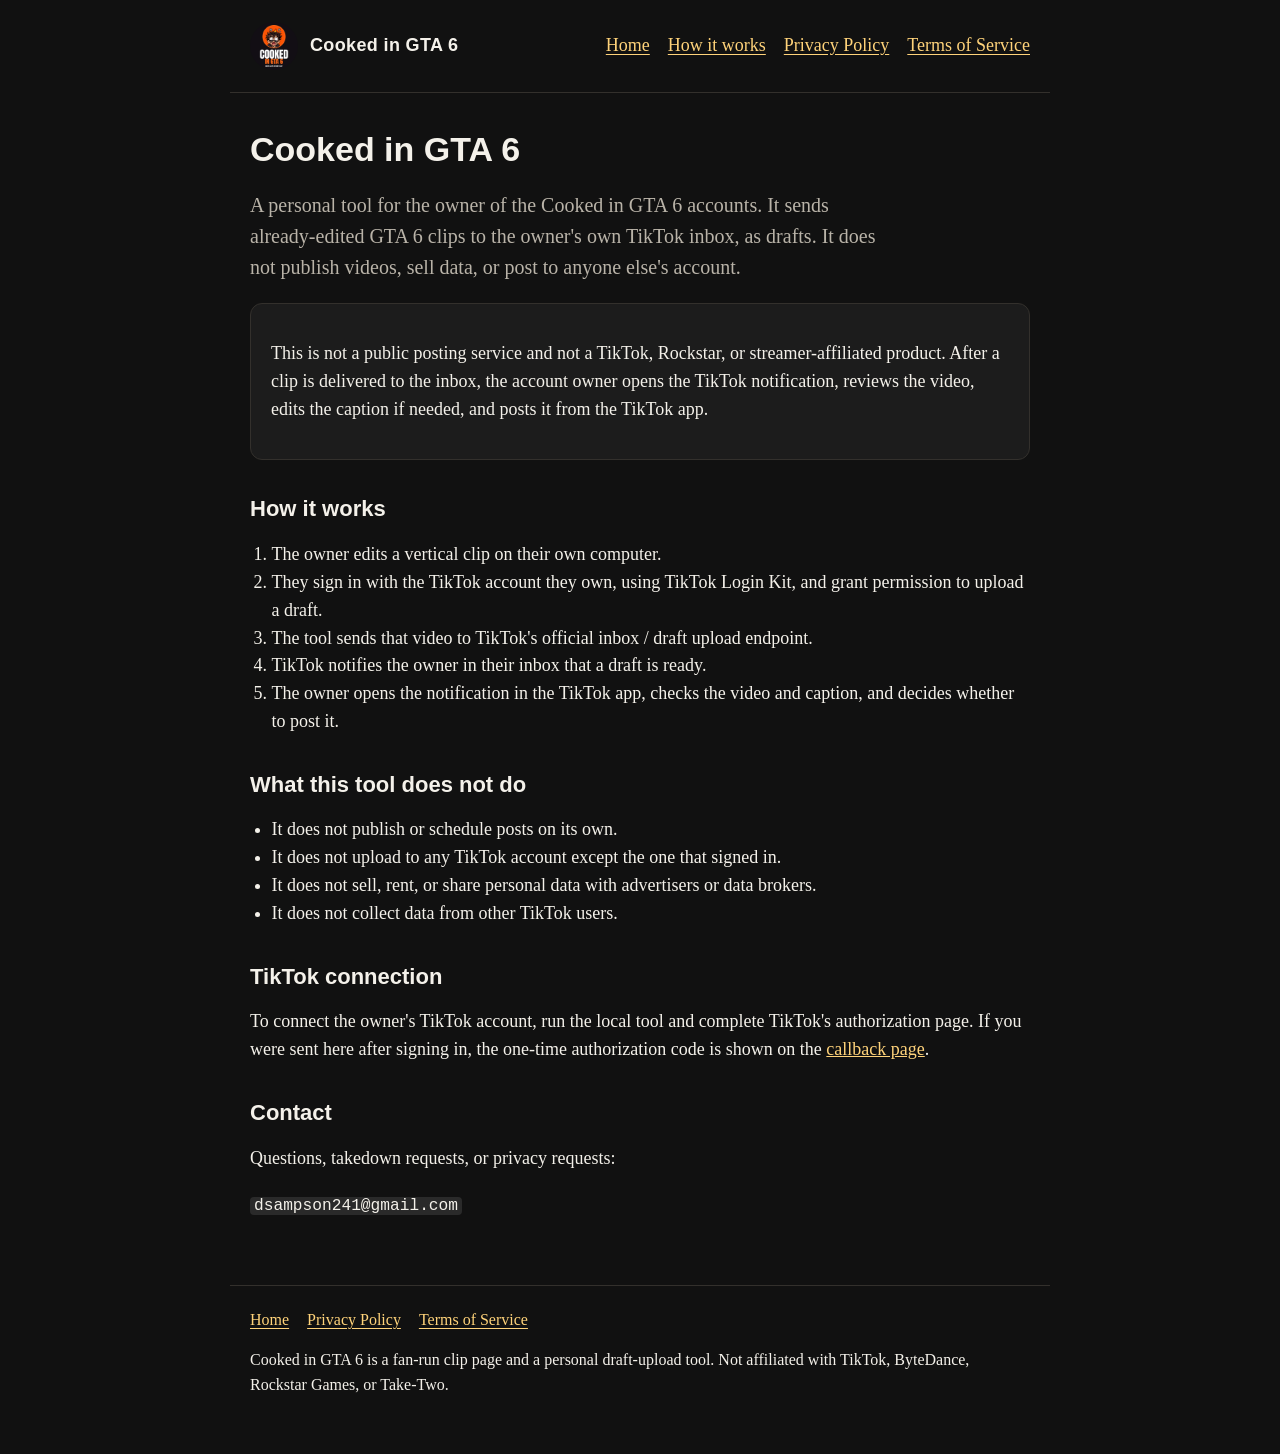
<file: index.html>
<!DOCTYPE html>
<html lang="en">
<head>
  <meta charset="utf-8">
  <meta name="viewport" content="width=device-width, initial-scale=1">
  <title>Cooked in GTA 6</title>
  <meta name="description" content="A personal clip tool that sends the owner's already-edited GTA 6 videos to their own TikTok inbox. Nothing is published automatically.">
  <link rel="stylesheet" href="styles.css">
  <link rel="icon" href="app_icon_1024.png" type="image/png">
</head>
<body>
  <header>
    <a class="brand" href="index.html">
      <img src="app_icon_1024.png" alt="">
      Cooked in GTA 6
    </a>
    <nav>
      <a href="index.html">Home</a>
      <a href="index.html#how">How it works</a>
      <a href="privacy.html">Privacy Policy</a>
      <a href="terms.html">Terms of Service</a>
    </nav>
  </header>
  <main>
    <h1>Cooked in GTA 6</h1>
    <p class="lead">A personal tool for the owner of the Cooked in GTA 6 accounts. It sends already-edited GTA 6 clips to the owner's own TikTok inbox, as drafts. It does not publish videos, sell data, or post to anyone else's account.</p>

    <div class="card">
      <p>This is not a public posting service and not a TikTok, Rockstar, or streamer-affiliated product. After a clip is delivered to the inbox, the account owner opens the TikTok notification, reviews the video, edits the caption if needed, and posts it from the TikTok app.</p>
    </div>

    <h2 id="how">How it works</h2>
    <ol>
      <li>The owner edits a vertical clip on their own computer.</li>
      <li>They sign in with the TikTok account they own, using TikTok Login Kit, and grant permission to upload a draft.</li>
      <li>The tool sends that video to TikTok's official inbox / draft upload endpoint.</li>
      <li>TikTok notifies the owner in their inbox that a draft is ready.</li>
      <li>The owner opens the notification in the TikTok app, checks the video and caption, and decides whether to post it.</li>
    </ol>

    <h2>What this tool does not do</h2>
    <ul>
      <li>It does not publish or schedule posts on its own.</li>
      <li>It does not upload to any TikTok account except the one that signed in.</li>
      <li>It does not sell, rent, or share personal data with advertisers or data brokers.</li>
      <li>It does not collect data from other TikTok users.</li>
    </ul>

    <h2>TikTok connection</h2>
    <p>To connect the owner's TikTok account, run the local tool and complete TikTok's authorization page. If you were sent here after signing in, the one-time authorization code is shown on the <a href="oauth/callback/">callback page</a>.</p>

    <h2>Contact</h2>
    <p>Questions, takedown requests, or privacy requests:</p>
    <p><code>dsampson241@gmail.com</code></p>
  </main>
  <footer>
    <nav>
      <a href="index.html">Home</a>
      <a href="privacy.html">Privacy Policy</a>
      <a href="terms.html">Terms of Service</a>
    </nav>
    <p>Cooked in GTA 6 is a fan-run clip page and a personal draft-upload tool. Not affiliated with TikTok, ByteDance, Rockstar Games, or Take-Two.</p>
  </footer>
</body>
</html>
</file>
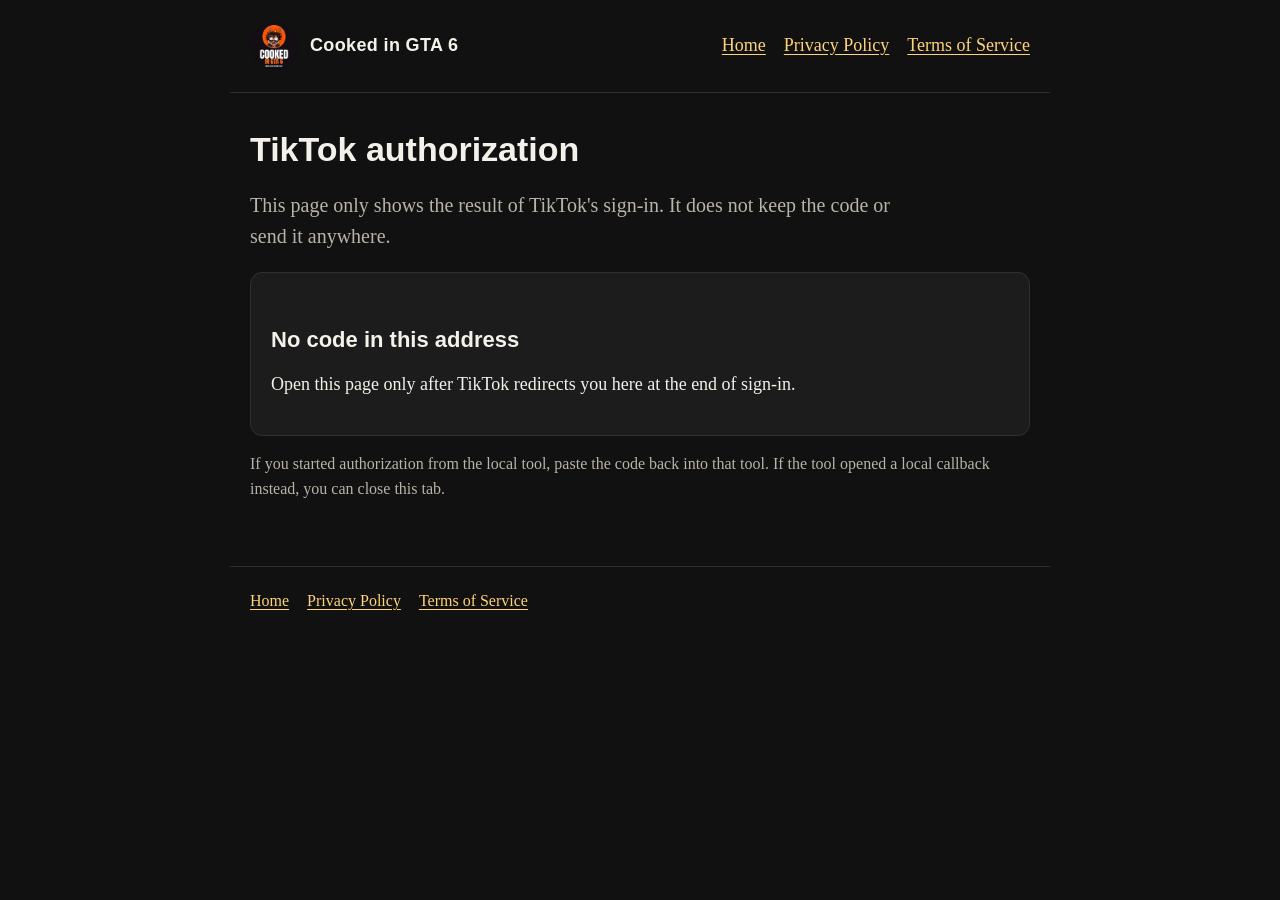
<file: oauth/callback/index.html>
<!DOCTYPE html>
<html lang="en">
<head>
  <meta charset="utf-8">
  <meta name="viewport" content="width=device-width, initial-scale=1">
  <title>TikTok authorization — Cooked in GTA 6</title>
  <link rel="stylesheet" href="../../styles.css">
  <link rel="icon" href="../../app_icon_1024.png" type="image/png">
</head>
<body>
  <header>
    <a class="brand" href="../../index.html">
      <img src="../../app_icon_1024.png" alt="">
      Cooked in GTA 6
    </a>
    <nav>
      <a href="../../index.html">Home</a>
      <a href="../../privacy.html">Privacy Policy</a>
      <a href="../../terms.html">Terms of Service</a>
    </nav>
  </header>
  <main>
    <h1>TikTok authorization</h1>
    <p class="lead">This page only shows the result of TikTok's sign-in. It does not keep the code or send it anywhere.</p>
    <div id="result" class="card">
      <p>Waiting for TikTok's redirect…</p>
    </div>
    <p class="note">If you started authorization from the local tool, paste the code back into that tool. If the tool opened a local callback instead, you can close this tab.</p>
  </main>
  <footer>
    <nav>
      <a href="../../index.html">Home</a>
      <a href="../../privacy.html">Privacy Policy</a>
      <a href="../../terms.html">Terms of Service</a>
    </nav>
  </footer>
  <script>
    const q = new URLSearchParams(window.location.search);
    const box = document.getElementById("result");
    const error = q.get("error");
    const desc = q.get("error_description") || "";
    const code = q.get("code");
    const state = q.get("state") || "";
    const scopes = q.get("scopes") || q.get("scope") || "";
    if (error) {
      box.innerHTML = "<h2>Authorization did not finish</h2><p>" +
        escapeHtml(error + (desc ? " — " + desc : "")) + "</p>";
    } else if (code) {
      box.innerHTML = "<h2>Authorization code</h2><p>Copy the code below into the local tool:</p>" +
        "<pre id='codebox'>" + escapeHtml(code) + "</pre>" +
        (state ? "<p>State: <code>" + escapeHtml(state) + "</code></p>" : "") +
        (scopes ? "<p>Scopes granted: <code>" + escapeHtml(scopes) + "</code></p>" : "") +
        "<p>You can close this page after the tool confirms it is connected.</p>";
    } else {
      box.innerHTML = "<h2>No code in this address</h2><p>Open this page only after TikTok redirects you here at the end of sign-in.</p>";
    }
    function escapeHtml(s) {
      return s.replace(/[&<>"'`]/g, c => ({
        "&":"&amp;","<":"&lt;",">":"&gt;","\"":"&quot;","'":"&#39;","`":"&#96;"
      }[c]));
    }
  </script>
</body>
</html>
</file>
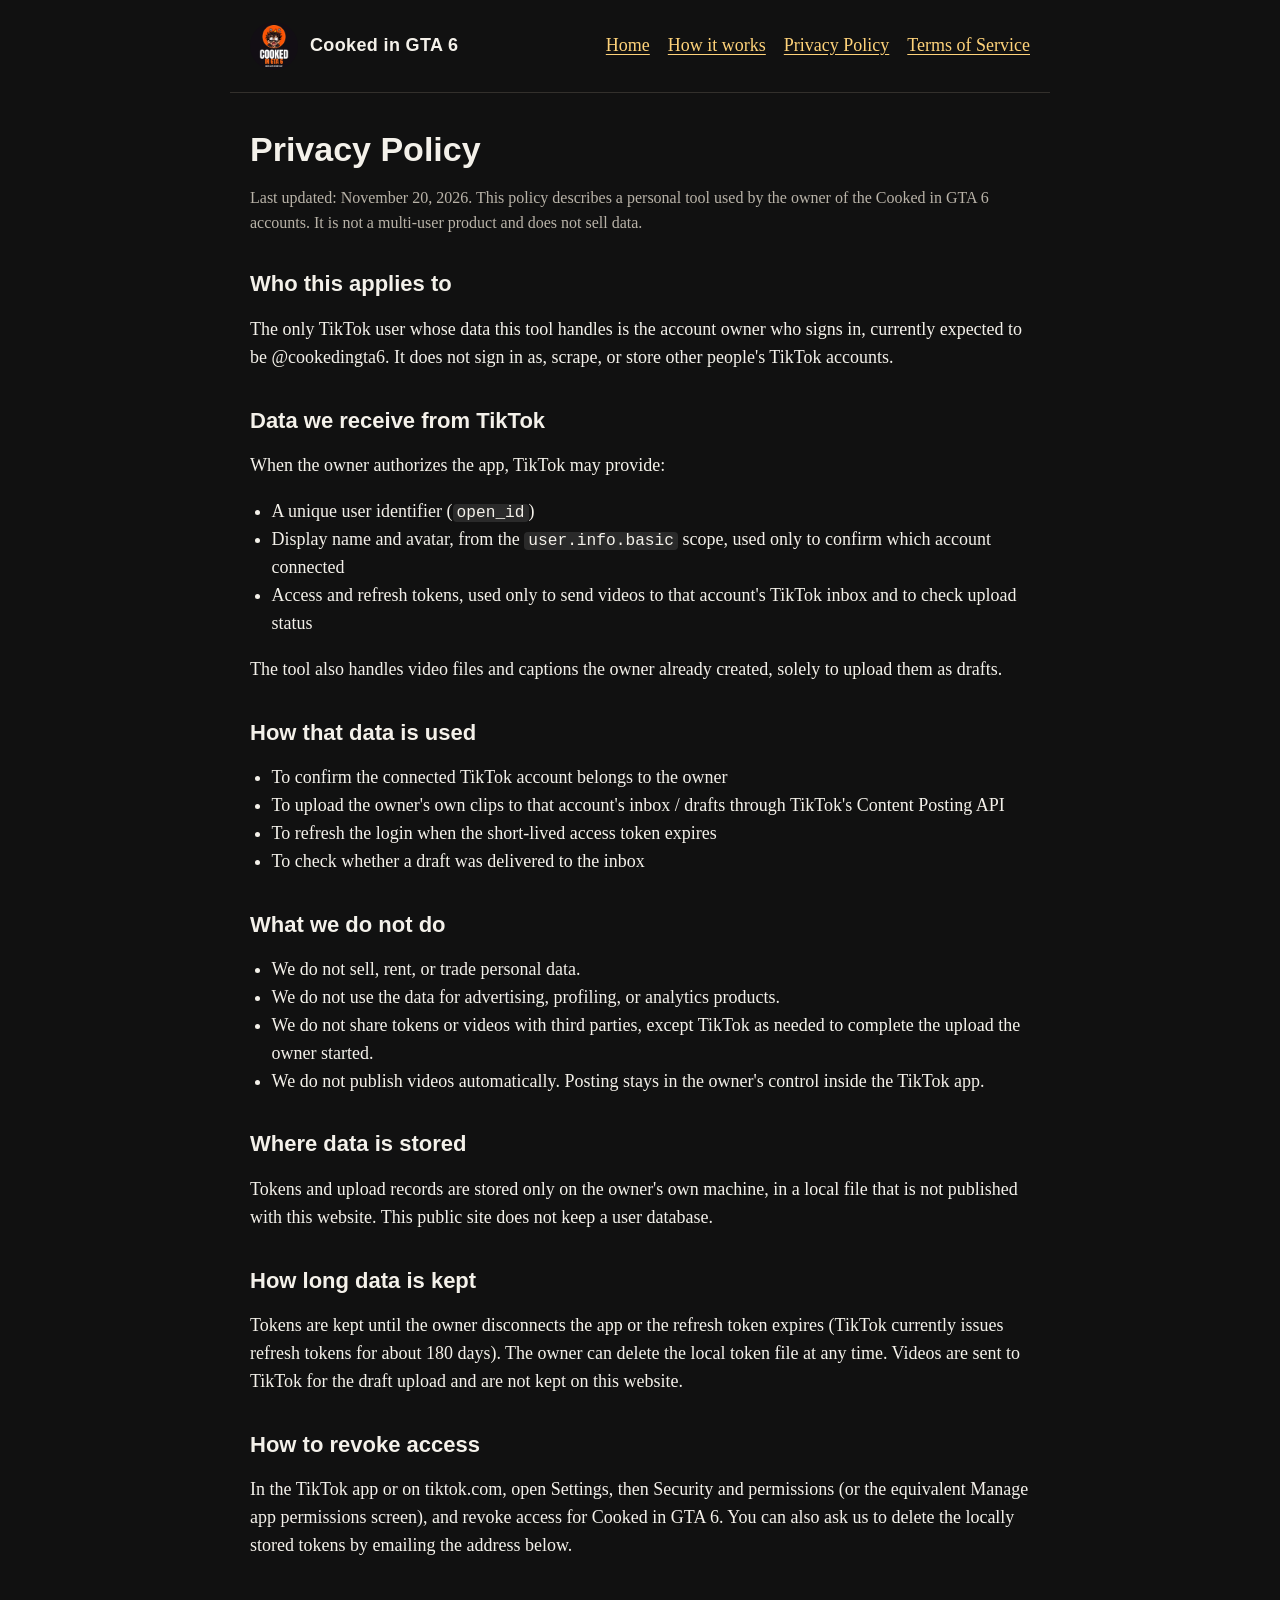
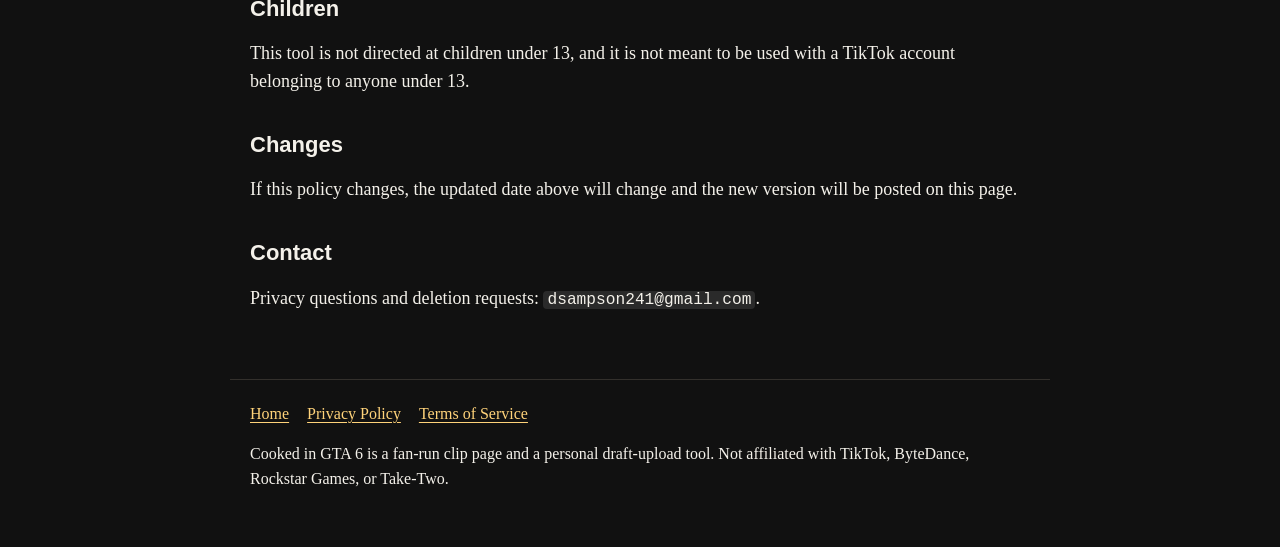
<file: privacy.html>
<!DOCTYPE html>
<html lang="en">
<head>
  <meta charset="utf-8">
  <meta name="viewport" content="width=device-width, initial-scale=1">
  <title>Privacy Policy — Cooked in GTA 6</title>
  <link rel="stylesheet" href="styles.css">
  <link rel="icon" href="app_icon_1024.png" type="image/png">
</head>
<body>
  <header>
    <a class="brand" href="index.html">
      <img src="app_icon_1024.png" alt="">
      Cooked in GTA 6
    </a>
    <nav>
      <a href="index.html">Home</a>
      <a href="index.html#how">How it works</a>
      <a href="privacy.html">Privacy Policy</a>
      <a href="terms.html">Terms of Service</a>
    </nav>
  </header>
  <main>
    <h1>Privacy Policy</h1>
    <p class="note">Last updated: November 20, 2026. This policy describes a personal tool used by the owner of the Cooked in GTA 6 accounts. It is not a multi-user product and does not sell data.</p>

    <h2>Who this applies to</h2>
    <p>The only TikTok user whose data this tool handles is the account owner who signs in, currently expected to be @cookedingta6. It does not sign in as, scrape, or store other people's TikTok accounts.</p>

    <h2>Data we receive from TikTok</h2>
    <p>When the owner authorizes the app, TikTok may provide:</p>
    <ul>
      <li>A unique user identifier (<code>open_id</code>)</li>
      <li>Display name and avatar, from the <code>user.info.basic</code> scope, used only to confirm which account connected</li>
      <li>Access and refresh tokens, used only to send videos to that account's TikTok inbox and to check upload status</li>
    </ul>
    <p>The tool also handles video files and captions the owner already created, solely to upload them as drafts.</p>

    <h2>How that data is used</h2>
    <ul>
      <li>To confirm the connected TikTok account belongs to the owner</li>
      <li>To upload the owner's own clips to that account's inbox / drafts through TikTok's Content Posting API</li>
      <li>To refresh the login when the short-lived access token expires</li>
      <li>To check whether a draft was delivered to the inbox</li>
    </ul>

    <h2>What we do not do</h2>
    <ul>
      <li>We do not sell, rent, or trade personal data.</li>
      <li>We do not use the data for advertising, profiling, or analytics products.</li>
      <li>We do not share tokens or videos with third parties, except TikTok as needed to complete the upload the owner started.</li>
      <li>We do not publish videos automatically. Posting stays in the owner's control inside the TikTok app.</li>
    </ul>

    <h2>Where data is stored</h2>
    <p>Tokens and upload records are stored only on the owner's own machine, in a local file that is not published with this website. This public site does not keep a user database.</p>

    <h2>How long data is kept</h2>
    <p>Tokens are kept until the owner disconnects the app or the refresh token expires (TikTok currently issues refresh tokens for about 180 days). The owner can delete the local token file at any time. Videos are sent to TikTok for the draft upload and are not kept on this website.</p>

    <h2>How to revoke access</h2>
    <p>In the TikTok app or on tiktok.com, open Settings, then Security and permissions (or the equivalent Manage app permissions screen), and revoke access for Cooked in GTA 6. You can also ask us to delete the locally stored tokens by emailing the address below.</p>

    <h2>Children</h2>
    <p>This tool is not directed at children under 13, and it is not meant to be used with a TikTok account belonging to anyone under 13.</p>

    <h2>Changes</h2>
    <p>If this policy changes, the updated date above will change and the new version will be posted on this page.</p>

    <h2>Contact</h2>
    <p>Privacy questions and deletion requests: <code>dsampson241@gmail.com</code>.</p>
  </main>
  <footer>
    <nav>
      <a href="index.html">Home</a>
      <a href="privacy.html">Privacy Policy</a>
      <a href="terms.html">Terms of Service</a>
    </nav>
    <p>Cooked in GTA 6 is a fan-run clip page and a personal draft-upload tool. Not affiliated with TikTok, ByteDance, Rockstar Games, or Take-Two.</p>
  </footer>
</body>
</html>
</file>
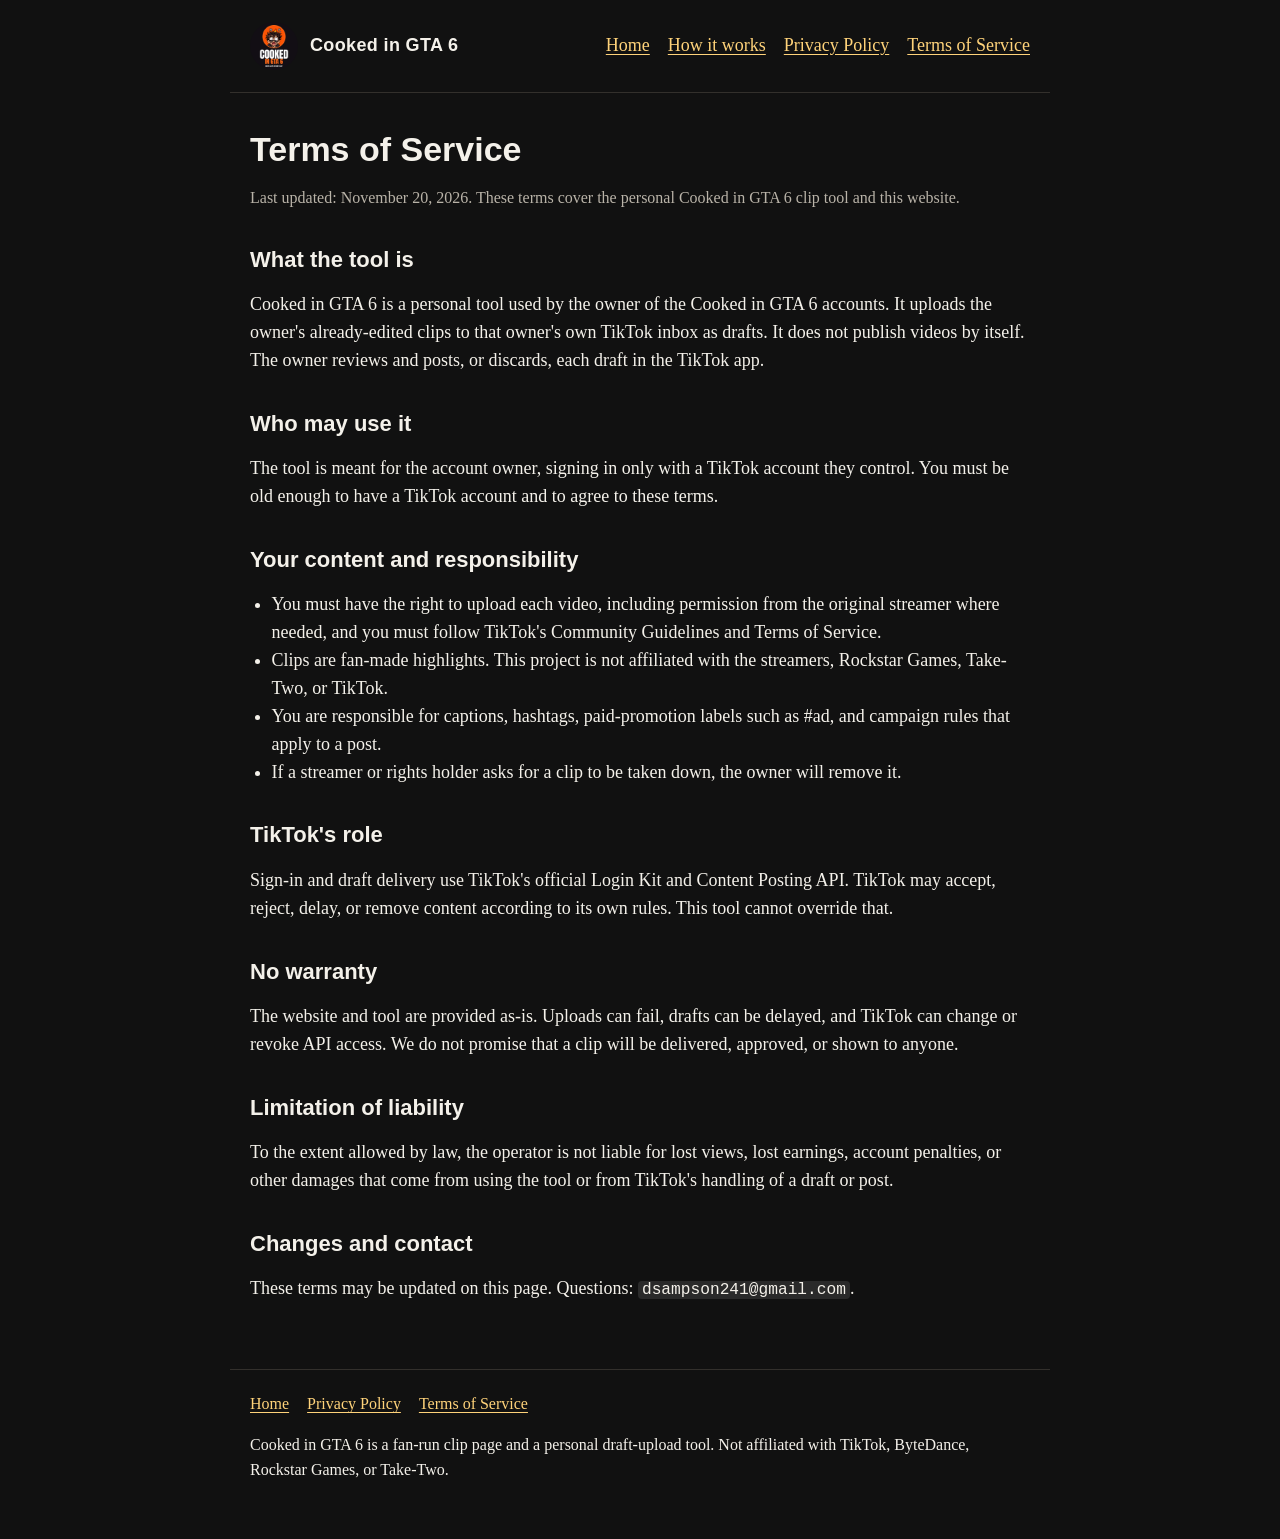
<file: terms.html>
<!DOCTYPE html>
<html lang="en">
<head>
  <meta charset="utf-8">
  <meta name="viewport" content="width=device-width, initial-scale=1">
  <title>Terms of Service — Cooked in GTA 6</title>
  <link rel="stylesheet" href="styles.css">
  <link rel="icon" href="app_icon_1024.png" type="image/png">
</head>
<body>
  <header>
    <a class="brand" href="index.html">
      <img src="app_icon_1024.png" alt="">
      Cooked in GTA 6
    </a>
    <nav>
      <a href="index.html">Home</a>
      <a href="index.html#how">How it works</a>
      <a href="privacy.html">Privacy Policy</a>
      <a href="terms.html">Terms of Service</a>
    </nav>
  </header>
  <main>
    <h1>Terms of Service</h1>
    <p class="note">Last updated: November 20, 2026. These terms cover the personal Cooked in GTA 6 clip tool and this website.</p>

    <h2>What the tool is</h2>
    <p>Cooked in GTA 6 is a personal tool used by the owner of the Cooked in GTA 6 accounts. It uploads the owner's already-edited clips to that owner's own TikTok inbox as drafts. It does not publish videos by itself. The owner reviews and posts, or discards, each draft in the TikTok app.</p>

    <h2>Who may use it</h2>
    <p>The tool is meant for the account owner, signing in only with a TikTok account they control. You must be old enough to have a TikTok account and to agree to these terms.</p>

    <h2>Your content and responsibility</h2>
    <ul>
      <li>You must have the right to upload each video, including permission from the original streamer where needed, and you must follow TikTok's Community Guidelines and Terms of Service.</li>
      <li>Clips are fan-made highlights. This project is not affiliated with the streamers, Rockstar Games, Take-Two, or TikTok.</li>
      <li>You are responsible for captions, hashtags, paid-promotion labels such as #ad, and campaign rules that apply to a post.</li>
      <li>If a streamer or rights holder asks for a clip to be taken down, the owner will remove it.</li>
    </ul>

    <h2>TikTok's role</h2>
    <p>Sign-in and draft delivery use TikTok's official Login Kit and Content Posting API. TikTok may accept, reject, delay, or remove content according to its own rules. This tool cannot override that.</p>

    <h2>No warranty</h2>
    <p>The website and tool are provided as-is. Uploads can fail, drafts can be delayed, and TikTok can change or revoke API access. We do not promise that a clip will be delivered, approved, or shown to anyone.</p>

    <h2>Limitation of liability</h2>
    <p>To the extent allowed by law, the operator is not liable for lost views, lost earnings, account penalties, or other damages that come from using the tool or from TikTok's handling of a draft or post.</p>

    <h2>Changes and contact</h2>
    <p>These terms may be updated on this page. Questions: <code>dsampson241@gmail.com</code>.</p>
  </main>
  <footer>
    <nav>
      <a href="index.html">Home</a>
      <a href="privacy.html">Privacy Policy</a>
      <a href="terms.html">Terms of Service</a>
    </nav>
    <p>Cooked in GTA 6 is a fan-run clip page and a personal draft-upload tool. Not affiliated with TikTok, ByteDance, Rockstar Games, or Take-Two.</p>
  </footer>
</body>
</html>
</file>
<file: styles.css>
:root {
  --bg: #111111;
  --card: #1c1c1c;
  --text: #f4f1ea;
  --muted: #b9b3a8;
  --line: #33302c;
  --accent: #f15a24;
  --link: #ffd37a;
}
* { box-sizing: border-box; }
html, body { margin: 0; padding: 0; }
body {
  font-family: Georgia, "Times New Roman", serif;
  background: var(--bg);
  color: var(--text);
  line-height: 1.55;
  font-size: 18px;
}
header, main, footer { max-width: 820px; margin: 0 auto; padding: 0 20px; }
header {
  display: flex;
  align-items: center;
  justify-content: space-between;
  gap: 16px;
  padding-top: 22px;
  padding-bottom: 22px;
  border-bottom: 1px solid var(--line);
  flex-wrap: wrap;
}
.brand {
  display: flex;
  align-items: center;
  gap: 12px;
  color: var(--text);
  text-decoration: none;
  font-weight: 700;
  font-family: "Arial Black", Arial, sans-serif;
  letter-spacing: 0.02em;
}
.brand img { width: 48px; height: 48px; border-radius: 50%; }
nav { display: flex; gap: 18px; flex-wrap: wrap; }
nav a { color: var(--link); text-decoration: underline; text-underline-offset: 3px; }
main { padding-top: 36px; padding-bottom: 48px; }
h1, h2, h3 { font-family: "Arial Black", Arial, sans-serif; line-height: 1.2; }
h1 { font-size: 34px; margin: 0 0 16px; }
h2 { font-size: 22px; margin: 36px 0 12px; }
h3 { font-size: 18px; margin: 24px 0 8px; }
p, li { color: var(--text); }
.lead { font-size: 20px; color: var(--muted); max-width: 640px; }
.card {
  background: var(--card);
  border: 1px solid var(--line);
  border-radius: 12px;
  padding: 18px 20px;
  margin: 16px 0;
}
ol, ul { padding-left: 1.2em; }
a { color: var(--link); }
footer {
  border-top: 1px solid var(--line);
  padding: 22px 20px 40px;
  color: var(--muted);
  font-size: 16px;
}
footer nav { margin-bottom: 10px; }
code { font-family: ui-monospace, Menlo, monospace; font-size: 0.9em; background: #2a2a2a; padding: 0 4px; border-radius: 4px; }
.note { color: var(--muted); font-size: 16px; }
.btn {
  display: inline-block;
  background: var(--accent);
  color: #111 !important;
  text-decoration: none;
  font-family: "Arial Black", Arial, sans-serif;
  font-size: 16px;
  padding: 12px 18px;
  border-radius: 8px;
  margin-top: 8px;
}
code.block, pre {
  display: block;
  background: #2a2a2a;
  padding: 12px 14px;
  border-radius: 8px;
  overflow-x: auto;
  white-space: pre-wrap;
  word-break: break-word;
}
#codebox { user-select: all; }
</file>
